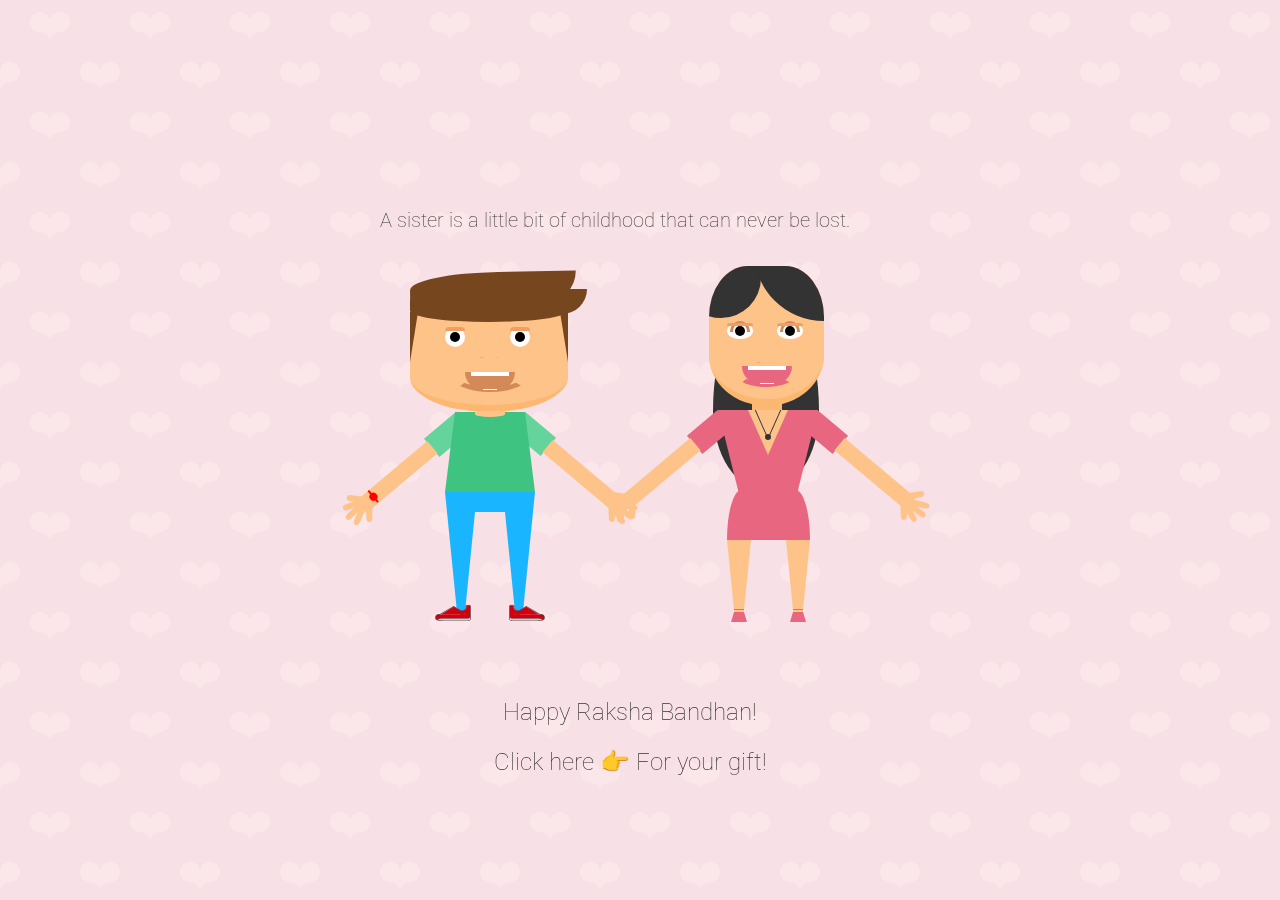
<file: index.html>
<html>
  <head>
    <link
      href="http://fonts.googleapis.com/css?family=Roboto:200"
      rel="stylesheet"
      type="text/css"
    />
    <link rel="stylesheet" type="text/css" href="css/reset.css" />
    <link rel="stylesheet" type="text/css" href="css/style.css" />
    <title>Happy Raksha Bandhan!</title>
    <meta
      name="viewport"
      content="width=device-width, user-scalable=yes, initial-scale=1, maximum-scale=1"
    />
  </head>
  <body>
    <div id="fb-root"></div>
    <script>
      (function (d, s, id) {
        var js,
          fjs = d.getElementsByTagName(s)[0];
        if (d.getElementById(id)) return;
        js = d.createElement(s);
        js.id = id;
        js.src =
          "//connect.facebook.net/en_US/sdk.js#xfbml=1&appId=582845488404281&version=v2.0";
        fjs.parentNode.insertBefore(js, fjs);
      })(document, "script", "facebook-jssdk");
    </script>

    <div class="bg"></div>
    <div class="rb-wrapper">
      <div class="top-message">
        A sister is a little bit of childhood that can never be lost.
      </div>
      <div class="bottom-message">
        Happy
        <a href="http://en.wikipedia.org/wiki/Raksha_Bandhan" target="_blank"
          >Raksha Bandhan</a
        >!
      </div>
      <div class="bottom-message1">
        Click here 👉
        <a href="./animations/animations.html" target="_blank">For your gift</a
        >!
      </div>
      <div class="boy">
        <div class="boy-face box-sized">
          <div class="boy-mouth-closed"></div>
          <div class="boy-mouth-open"></div>
          <div class="boy-eye1"></div>
          <div class="boy-eye1 boy-eye2"></div>
          <div class="boy-eye-closed"></div>
          <div class="boy-hair-center"></div>
          <div class="boy-hair-sides"></div>
        </div>
        <div class="boy-torso"></div>
        <div class="boy-hand-right boy-rightAnimate">
          <div class="boy-finger-thumb"></div>
          <div class="boy-finger-three"></div>
        </div>
        <div class="boy-hand-right boy-hand-left">
          <div class="rakhi"></div>
          <div class="boy-finger-thumb"></div>
          <div class="boy-finger-three"></div>
        </div>
        <div class="boy-pants"></div>
        <div class="boy-shoe-left">
          <div class="shoe">
            <div class="shoe-wrapper">
              <div class="shoe-inner"></div>
              <div class="shoe-top"></div>
              <div class="shoe-bottom">
                <div class="bottom-mask"></div>
                <div class="top-mask"></div>
              </div>
            </div>
          </div>
        </div>
        <div class="boy-shoe-right">
          <div class="shoe">
            <div class="shoe-wrapper">
              <div class="shoe-inner"></div>
              <div class="shoe-top"></div>
              <div class="shoe-bottom">
                <div class="bottom-mask"></div>
                <div class="top-mask"></div>
              </div>
            </div>
          </div>
        </div>
      </div>
      <div class="girl">
        <div class="girl-face box-sized">
          <div class="boy-mouth-closed"></div>
          <div class="boy-mouth-open"></div>
          <div class="girl-eye1"></div>
          <div class="girl-eye1 girl-eye2"></div>
          <div class="girl-eye-closed"></div>
          <!-- <div class="boy-hair-center"></div>
					<div class="boy-hair-sides"></div> -->
        </div>
        <div class="girl-hair"></div>
        <div class="girl-torso">
          <div class="girl-necklace"></div>
        </div>
        <div class="boy-hand-right">
          <div class="boy-finger-thumb"></div>
          <div class="boy-finger-three"></div>
        </div>
        <div class="boy-hand-right boy-hand-left girl-leftAnimate">
          <div class="boy-finger-thumb"></div>
          <div class="boy-finger-three"></div>
        </div>
        <div class="girl-skirt"></div>
        <div class="girl-leg"></div>
        <div class="girl-shoe1"></div>
        <div class="girl-shoe1 girl-shoe2"></div>
      </div>
    </div>
    <script>
      (function (i, s, o, g, r, a, m) {
        i["GoogleAnalyticsObject"] = r;
        (i[r] =
          i[r] ||
          function () {
            (i[r].q = i[r].q || []).push(arguments);
          }),
          (i[r].l = 1 * new Date());
        (a = s.createElement(o)), (m = s.getElementsByTagName(o)[0]);
        a.async = 1;
        a.src = g;
        m.parentNode.insertBefore(a, m);
      })(
        window,
        document,
        "script",
        "//www.google-analytics.com/analytics.js",
        "ga"
      );

      ga("create", "UA-41597298-1", "auto");
      ga("send", "pageview");
    </script>
  </body>
</html>
</file>
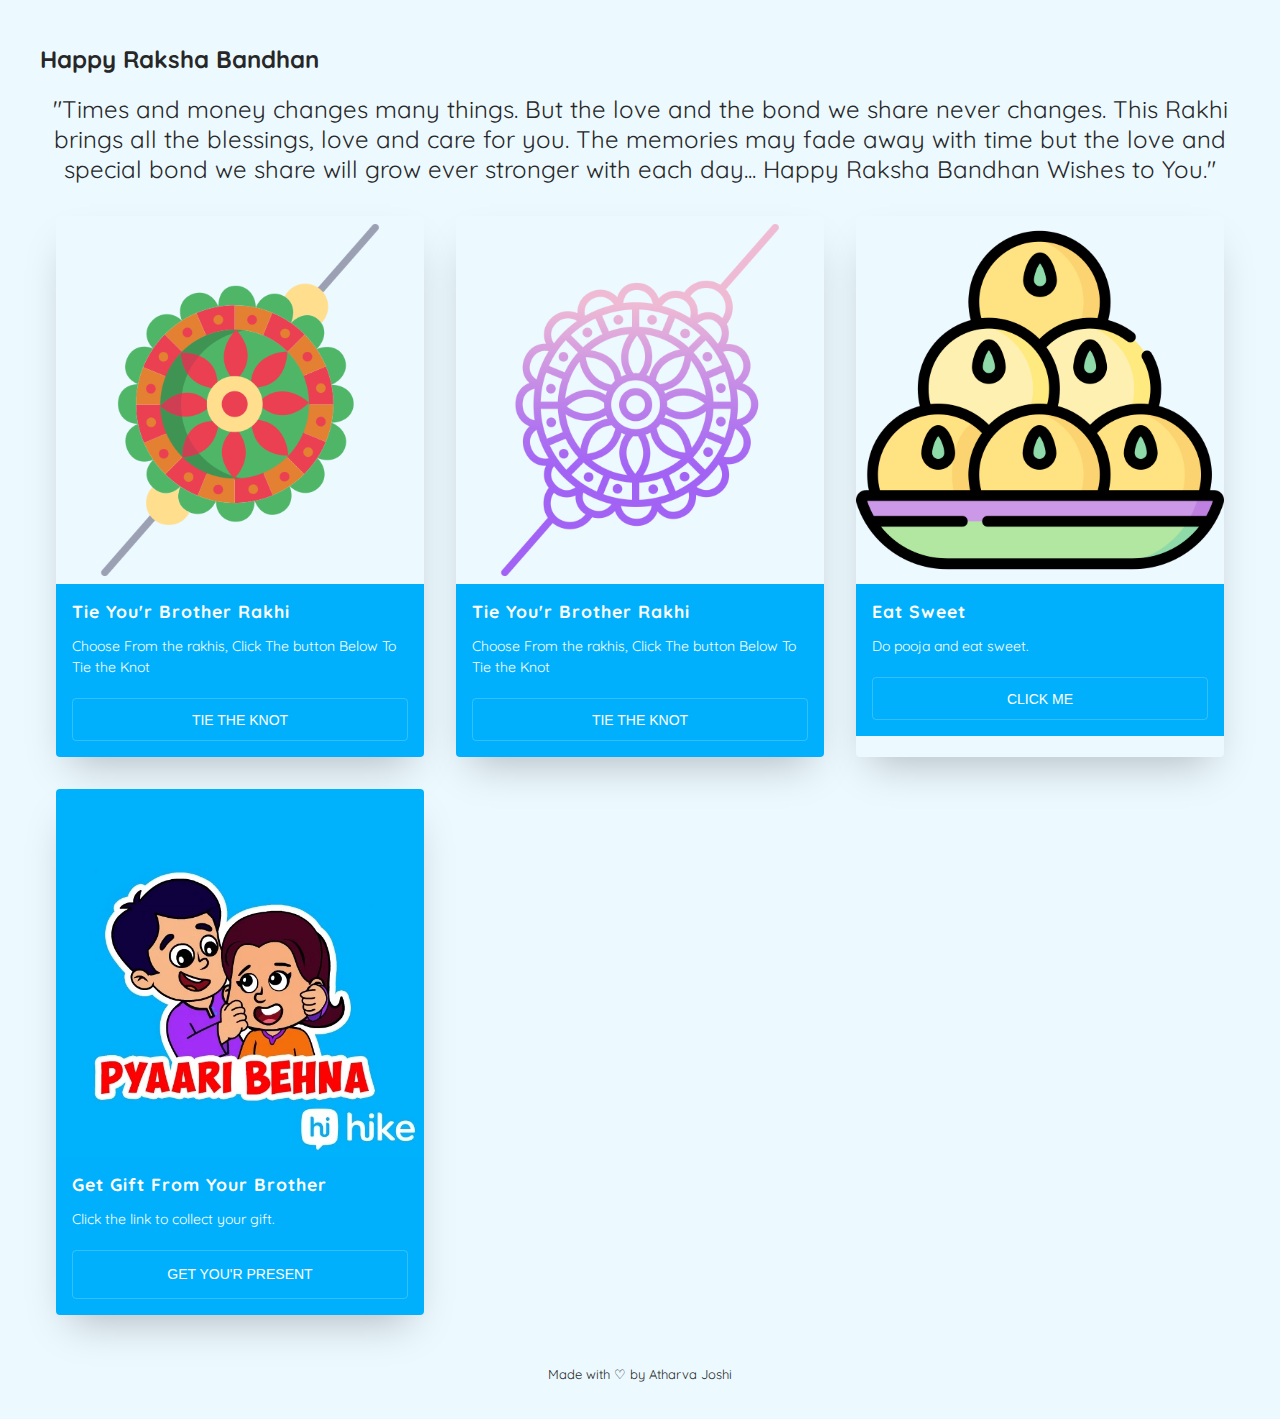
<file: rituals/rituals.html>
<!DOCTYPE html>
<html lang="en">
  <head>
    <meta charset="UTF-8" />
    <title>Tie your Rakhi</title>

    <style>
      /* Font */
      @import url("https://fonts.googleapis.com/css?family=Quicksand:400,700");

      /* Design */
      *,
      *::before,
      *::after {
        box-sizing: border-box;
      }

      html {
        background-color: #ecf9ff;
      }

      body {
        color: #272727;
        font-family: "Quicksand", serif;
        font-style: normal;
        font-weight: 400;
        letter-spacing: 0;
        padding: 1rem;
      }

      .main {
        max-width: 1200px;
        margin: 0 auto;
      }

      h1 {
        font-size: 24px;
        font-weight: 400;
        text-align: center;
      }

      img {
        height: auto;
        max-width: 100%;
        vertical-align: middle;
      }

      .btn {
        color: #ffffff;
        padding: 0.8rem;
        font-size: 14px;
        text-transform: uppercase;
        border-radius: 4px;
        font-weight: 400;
        display: block;
        width: 100%;
        cursor: pointer;
        border: 1px solid rgba(255, 255, 255, 0.2);
        background: transparent;
      }

      .btn:hover {
        background-color: rgba(255, 255, 255, 0.12);
      }

      .cards {
        display: flex;
        flex-wrap: wrap;
        list-style: none;
        margin: 0;
        padding: 0;
      }

      .cards_item {
        display: flex;
        padding: 1rem;
      }

      @media (min-width: 40rem) {
        .cards_item {
          width: 50%;
        }
      }

      @media (min-width: 56rem) {
        .cards_item {
          width: 33.3333%;
        }
      }

      .card {
        background-color: transparent;
        border-radius: 0.25rem;
        box-shadow: 0 20px 40px -14px rgba(0, 0, 0, 0.25);
        display: flex;
        flex-direction: column;
        overflow: hidden;
      }

      .card_content {
        padding: 1rem;
        background-color: #01b0fc;
      }

      .card_title {
        color: #ffffff;
        font-size: 1.1rem;
        font-weight: 700;
        letter-spacing: 1px;
        text-transform: capitalize;
        margin: 0px;
      }

      .card_text {
        color: #ffffff;
        font-size: 0.875rem;
        line-height: 1.5;
        margin-bottom: 1.25rem;
        font-weight: 400;
      }
      .made_by {
        font-weight: 400;
        font-size: 13px;
        margin-top: 35px;
        text-align: center;
      }

      a {
        color: #ffffff;
        font-size: 0.875rem;
        line-height: 1.5;
        margin-bottom: 1.25rem;
        font-weight: 400;
        text-decoration: none;
      }
    </style>

    <script>
      window.console = window.console || function (t) {};
    </script>

    <script>
      if (document.location.search.match(/type=embed/gi)) {
        window.parent.postMessage("resize", "*");
      }
    </script>
    <script>
      function eatladoo() {
        var img = document.getElementById("ladoo");
        img.src = "./happy-raksha-bandhan-rakhi-rakhdi (1).gif";
        return false;
      }
    </script>
    <script>
      function tieRakhi() {
        var img = document.getElementById("Rakhi");
        img.src = "./tie.gif";
        return false;
      }
    </script>
    <script>
      function tieRakhi2() {
        var img = document.getElementById("Rakhi2");
        img.src = "./giphy.gif";
        return false;
      }
    </script>
  </head>

  <body translate="no">
    <div class="main">
      <h2>Happy Raksha Bandhan</h2>
      <h1>
        "Times and money changes many things. But the love and the bond we share
        never changes. This Rakhi brings all the blessings, love and care for
        you. The memories may fade away with time but the love and special bond
        we share will grow ever stronger with each day... Happy Raksha Bandhan
        Wishes to You."
      </h1>
      <ul class="cards">
        <li class="cards_item">
          <div class="card">
            <div class="card_image">
              <img src="./rakhi (1).png" id="Rakhi" />
            </div>
            <div class="card_content">
              <h2 class="card_title">Tie You'r brother Rakhi</h2>
              <p class="card_text">
                Choose From the rakhis, Click The button Below To Tie the Knot
              </p>
              <button id="clickme" onclick="tieRakhi()" class="btn card_btn">
                Tie the knot
              </button>
            </div>
          </div>
        </li>

        <li class="cards_item">
          <div class="card">
            <div class="card_image">
              <img src="./rakhi.png" id="Rakhi2" />
            </div>
            <div class="card_content">
              <h2 class="card_title">Tie you'r brother Rakhi</h2>
              <p class="card_text">
                Choose From the rakhis, Click The button Below To Tie the Knot
              </p>
              <button id="clickme" onclick="tieRakhi2()" class="btn card_btn">
                Tie the knot
              </button>
            </div>
          </div>
        </li>

        <li class="cards_item">
          <div class="card">
            <div class="card_image">
              <img src="./ladoo.png" id="ladoo" />
            </div>
            <div class="card_content">
              <h2 class="card_title">Eat Sweet</h2>
              <p class="card_text">Do pooja and eat sweet.</p>
              <button id="clickme" onclick="eatladoo()" class="btn card_btn">
                Click me
              </button>
            </div>
          </div>
        </li>

        <li class="cards_item">
          <div class="card">
            <div class="card_image">
              <img src="./pyari.gif" />
            </div>
            <div class="card_content">
              <h2 class="card_title">Get Gift from your brother</h2>
              <p class="card_text">Click the link to collect your gift.</p>
              <button class="btn card_btn">
                <a href="./rakhi's-card.jpg" download="Your Card">
                  Get You'r Present
                  </a>
                </a>
              </button>
            </div>
          </div>
        </li>
      </ul>
    </div>

    <h3 class="made_by">Made with ♡ by Atharva Joshi</h3>
  </body>
</html>
</file>
<file: css/style.css>
.box-sized {
  box-sizing: border-box;
  -webkit-box-sizing: border-box;
  -moz-box-sizing: border-box;
}
a,
a:visited,
a:focus,
a:link {
  color: inherit;
  text-decoration: none;
}
.banner {
  position: fixed;
  width: 100%;
  background: #000;
  top: 0;
  color: #fff;
  font-family: sans-serif;
  text-align: center;
  padding: 10px;
  font-weight: lighter;
  font-size: 13px;
  z-index: 20;
}
.banner a {
  color: #a3e599;
  text-decoration: underline;
}
.social-banner .text {
  font-size: 14px;
  color: #fff;
}
.social-banner {
  position: fixed;
  width: 100%;
  background: #000;
  bottom: 0;
  color: #fff;
  font-family: sans-serif;
  text-align: center;
  padding: 10px;
  font-weight: lighter;
  font-size: 13px;
  z-index: 100;
}
.social-banner span.text {
  margin-right: 20px;
  position: relative;
  top: -4px;
}
.bg {
  background: radial-gradient(
      circle closest-side at 60% 43%,
      #b03 26%,
      rgba(187, 0, 51, 0) 27%
    ),
    radial-gradient(
      circle closest-side at 40% 43%,
      #b03 26%,
      rgba(187, 0, 51, 0) 27%
    ),
    radial-gradient(
      circle closest-side at 40% 22%,
      #d35 45%,
      rgba(221, 51, 85, 0) 46%
    ),
    radial-gradient(
      circle closest-side at 60% 22%,
      #d35 45%,
      rgba(221, 51, 85, 0) 46%
    ),
    radial-gradient(
      circle closest-side at 50% 35%,
      #d35 30%,
      rgba(221, 51, 85, 0) 31%
    ),
    radial-gradient(
        circle closest-side at 60% 43%,
        #b03 26%,
        rgba(187, 0, 51, 0) 27%
      )
      50px 50px,
    radial-gradient(
        circle closest-side at 40% 43%,
        #b03 26%,
        rgba(187, 0, 51, 0) 27%
      )
      50px 50px,
    radial-gradient(
        circle closest-side at 40% 22%,
        #d35 45%,
        rgba(221, 51, 85, 0) 46%
      )
      50px 50px,
    radial-gradient(
        circle closest-side at 60% 22%,
        #d35 45%,
        rgba(221, 51, 85, 0) 46%
      )
      50px 50px,
    radial-gradient(
        circle closest-side at 50% 35%,
        #d35 30%,
        rgba(221, 51, 85, 0) 31%
      )
      50px 50px;
  background-color: #b03;
  background-size: 100px 100px;
  background: radial-gradient(
      circle closest-side at 60% 43%,
      #b03 26%,
      rgba(187, 0, 51, 0) 27%
    ),
    radial-gradient(
      circle closest-side at 40% 43%,
      #b03 26%,
      rgba(187, 0, 51, 0) 27%
    ),
    radial-gradient(
      circle closest-side at 40% 22%,
      #d35 45%,
      rgba(221, 51, 85, 0) 46%
    ),
    radial-gradient(
      circle closest-side at 60% 22%,
      #d35 45%,
      rgba(221, 51, 85, 0) 46%
    ),
    radial-gradient(
      circle closest-side at 50% 35%,
      #d35 30%,
      rgba(221, 51, 85, 0) 31%
    ),
    radial-gradient(
        circle closest-side at 60% 43%,
        #b03 26%,
        rgba(187, 0, 51, 0) 27%
      )
      50px 50px,
    radial-gradient(
        circle closest-side at 40% 43%,
        #b03 26%,
        rgba(187, 0, 51, 0) 27%
      )
      50px 50px,
    radial-gradient(
        circle closest-side at 40% 22%,
        #d35 45%,
        rgba(221, 51, 85, 0) 46%
      )
      50px 50px,
    radial-gradient(
        circle closest-side at 60% 22%,
        #d35 45%,
        rgba(221, 51, 85, 0) 46%
      )
      50px 50px,
    radial-gradient(
        circle closest-side at 50% 35%,
        #d35 30%,
        rgba(221, 51, 85, 0) 31%
      )
      50px 50px;
  background-color: #b03;
  background-size: 100px 100px;
  width: 100%;
  height: 100%;
  position: fixed;
  z-index: -2;
  opacity: 0.12;
}
.top-message {
  position: absolute;
  width: 600px;
  top: 50%;
  margin-top: -240px;
  font-family: "Roboto", sans-serif;
  font-weight: 100;
  left: 50%;
  margin-left: -325px;
  text-align: center;
  font-size: 20px;
  color: #333;
}
.bottom-message {
  position: absolute;
  width: 800px;
  top: 50%;
  margin-top: 250px;
  font-family: "Roboto", sans-serif;
  font-weight: 100;
  left: 50%;
  margin-left: -410px;
  text-align: center;
  font-size: 24px;
  color: #333;
  line-height: 24px;
}

.bottom-message1 {
  position: absolute;
  width: 800px;
  top: 50%;
  margin-top: 300px;
  font-family: "Roboto", sans-serif;
  font-weight: 100;
  left: 50%;
  margin-left: -410px;
  text-align: center;
  font-size: 24px;
  color: #333;
  line-height: 24px;
}

.rb-wrapper {
  width: 590px;
  height: 360px;
  position: absolute;
  top: 50%;
  left: 50%;
  margin: -180px 0 0 -295px;
}
.boy {
  margin: 42px 0 0 50px;
  float: left;
}
.boy-torso {
  border-bottom: 80px solid #3fc380;
  border-left: 10px solid transparent;
  border-right: 10px solid transparent;
  height: 0;
  width: 70px;
  margin-left: 50px;
}
.boy-pants {
  border-bottom: 20px solid #19b5fe;
  border-left: 2px solid transparent;
  border-right: 2px solid transparent;
  height: 0;
  width: 86px;
  transform: scale(1, -1);
  -webkit-transform: scale(1, -1);
  -moz-transform: scale(1, -1);
  margin-left: 50px;
}
.boy-pants:before {
  width: 8px;
  height: 0;
  border-style: solid;
  border-width: 100px 10px 0 10px;
  border-color: #19b5fe transparent transparent transparent;
  transform: rotate(180deg);
  -webkit-transform: rotate(180deg);
  -moz-transform: rotate(180deg);
  content: "";
  position: absolute;
  margin: -100px 0 0 0;
}
.boy-pants:after {
  width: 8px;
  height: 0;
  border-style: solid;
  border-width: 100px 10px 0 10px;
  border-color: #19b5fe transparent transparent transparent;
  transform: rotate(180deg);
  -webkit-transform: rotate(180deg);
  -moz-transform: rotate(180deg);
  content: "";
  position: absolute;
  margin: -100px 0 0 58px;
}
.boy-shoes {
}
.boy-shoe-left {
  position: absolute;
  margin-top: 98px;
  margin-left: 44px;
}
.boy-shoe-right {
  transform: scale(-1, 1);
  -webkit-transform: scale(-1, 1);
  -moz-transform: scale(-1, 1);
  position: absolute;
  margin-top: 98px;
  margin-left: 146px;
}
.shoe-wrapper {
  transform: scale(0.4);
  -webkit-transform: scale(0.4);
  -moz-transform: scale(0.4);
}
.shoe-inner {
  width: 40px;
  height: 2px;
  background: #555;
  position: absolute;
  transform: rotate(-30deg);
  -webkit-transform: rotate(-30deg);
  -moz-transform: rotate(-30deg);
}
.shoe-inner:before {
  content: "";
  position: absolute;
  width: 11px;
  height: 14px;
  margin: -4px 0 0 -15px;
  transform: rotate(30deg);
  -webkit-transform: rotate(30deg);
  -moz-transform: rotate(30deg);
  background: #cf000f;
  border: 2px solid #555;
  border-radius: 50px 0 0 50px;
  border-right: 0;
  border-top-left-radius: 342px 280px;
  border-top-right-radius: 14px;
  border-bottom-left-radius: 190px 210px;
  border-bottom-width: 0;
}
.shoe-inner:after {
  content: "";
  width: 20px;
  position: absolute;
  height: 2px;
  background: #555;
  transform: rotate(60deg);
  -webkit-transform: rotate(60deg);
  -moz-transform: rotate(60deg);
  margin: 8px 0 0 34px;
}
.shoe-top {
  width: 14px;
  height: 14px;
  border: 2px solid #555;
  position: absolute;
  border-radius: 50px 0 0 10px;
  border-right: 0;
  transform: scaleX(-1) rotate(-96deg);
  -webkit-transform: scaleX(-1) rotate(-96deg);
  -moz-transform: scaleX(-1) rotate(-96deg);
  margin: -13px 0 0 52px;
  border-top-left-radius: 50px 70px;
  border-bottom: 0;
}
.shoe-top:before {
  content: "";
  position: absolute;
  width: 10px;
  height: 2px;
  background: #555;
  transform: rotate(-84deg);
  -webkit-transform: rotate(-84deg);
  -moz-transform: rotate(-84deg);
  margin: -7px 0 0 9px;
}
.shoe-top:after {
  content: "";
  position: absolute;
  width: 2px;
  height: 35px;
  background: #555;
  transform: rotate(96deg);
  -webkit-transform: rotate(96deg);
  -moz-transform: rotate(96deg);
  margin: -31px 0 0 -4px;
}
.shoe-bottom {
  position: absolute;
  width: 85px;
  height: 8px;
  background: #cf000f;
  margin: 12px 0 0 -9px;
  border: 2px solid #555;
  border-top: 0;
  border-left: 0;
  border-right: 0;
  border-bottom-left-radius: 20px 6px;
  border-bottom-right-radius: 10px;
  z-index: 0;
  border-top-right-radius: 9px;
  border-top-left-radius: 13px;
  margin: 12px 0 0 -7px;
}
.shoe-bottom:before {
  position: absolute;
  content: "";
  width: 88px;
  height: 8px;
  background: transparent;
  margin: 6px 0 0 -1px;
  border: 2px solid #555;
  border-top: 0;
  border-left: 0;
  border-right: 0;
  border-bottom-left-radius: 20px 6px;
  border-bottom-right-radius: 10px;
}
.bottom-mask {
  background-color: #ccc;
  background-image: radial-gradient(white 15%, transparent 16%),
    radial-gradient(white 15%, transparent 16%);
  background-size: 5px 7px;
  background-position: 0 0, 2px 2px;
  background-color: #ccc;
  background-image: radial-gradient(white 15%, transparent 16%),
    radial-gradient(white 15%, transparent 16%);
  background-size: 5px 7px;
  background-position: 0 0, 2px 2px;
  width: 80px;
  position: absolute;
  z-index: 1;
  height: 3px;
  margin: 10px 0 0 5px;
  border-bottom-right-radius: 7px;
  border-bottom-left-radius: 5px;
}
.bottom-mask:before {
  content: "";
  position: absolute;
  width: 0;
  height: 0;
  border-style: solid;
  border-width: 0 33px 20px 33px;
  border-color: transparent transparent #cf000f transparent;
  margin: -30px 0 0 6px;
}
.bottom-mask:after {
  width: 10px;
  height: 30px;
  background: #cf000f;
  position: absolute;
  content: "";
  margin: -33px 0 0 70px;
  border-radius: 3px 3px 10px 13px;
}
.top-mask {
  width: 10px;
  height: 10px;
  background: #cf000f;
  position: absolute;
  margin: -10px 0 0 60px;
}
.top-mask:after {
  width: 10px;
  height: 10px;
  background: #cf000f;
  position: absolute;
  margin: -1px 0 0 10px;
  content: "";
  transform: rotate(-10deg);
  -webkit-transform: rotate(-10deg);
  -moz-transform: rotate(-10deg);
}
.top-mask:before {
  width: 5px;
  height: 15px;
  position: absolute;
  content: "";
  background: #cf000f;
  margin: -7px 0 0 10px;
  transform: rotate(50deg);
  -webkit-transform: rotate(50deg);
  -moz-transform: rotate(50deg);
}
.boy-face {
  width: 158px;
  height: 100px;
  border-bottom-left-radius: 90px 40px;
  border-bottom-right-radius: 90px 40px;
  border-bottom: 7px solid #fcb871;
  background: #fec389;
  position: relative;
  margin-left: 15px;
}
.boy-face:after {
  position: absolute;
  content: "";
  bottom: -12px;
  height: 6px;
  width: 30px;
  border-radius: 0 0 100% 100%;
  background: #fec389;
  margin: 12px 0 0 65px;
  z-index: 0;
}
.boy-hand-right {
  background: #65d49c;
  width: 24px;
  height: 40px;
  position: absolute;
  margin: -78px 0 0 126px;
  transform: rotate(-50deg);
  -webkit-transform: rotate(-50deg);
  -moz-transform: rotate(-50deg);
  z-index: -1;
}
.boy-hand-right:after {
  background: #fec389;
  width: 16px;
  height: 90px;
  content: "";
  position: absolute;
  margin: 39px 0 0 4px;
}
.boy-hand-left {
  transform: rotate(50deg);
  -webkit-transform: rotate(50deg);
  -moz-transform: rotate(50deg);
  margin: -77px 0 0 40px;
}
.rakhi {
  width: 8px;
  height: 8px;
  border-radius: 50%;
  position: absolute;
  background: red;
  margin: 112px 0 0 8px;
  z-index: 10;
}
.rakhi:before {
  content: "";
  position: absolute;
  width: 15px;
  height: 2px;
  margin: 3px -4px;
  z-index: 10;
  background: red;
}
.boy-finger-thumb {
  width: 6px;
  height: 20px;
  background: #fec389;
  position: absolute;
  margin: 119px 0 0 18px;
  border-bottom-left-radius: 50% 20%;
  border-bottom-right-radius: 50% 20%;
  transform: rotate(-50deg);
  -webkit-transform: rotate(-50deg);
  -moz-transform: rotate(-50deg);
}
.boy-finger-thumb:before {
  content: "";
  position: absolute;
  width: 8px;
  height: 8px;
  border-radius: 50%;
  border-left: 3px solid #fec389;
  z-index: 20;
  margin: 6px -9px;
  transform: rotate(140deg);
  -webkit-transform: rotate(140deg);
  -moz-transform: rotate(140deg);
}
.boy-finger-thumb:after {
  content: "";
  position: absolute;
  width: 6px;
  height: 24px;
  background: #fec389;
  border-bottom-left-radius: 50% 20%;
  border-bottom-right-radius: 50% 20%;
  margin: 0px 0 0 -9px;
  transform: rotate(24deg);
  -webkit-transform: rotate(24deg);
  -moz-transform: rotate(24deg);
}
.boy-finger-three {
  width: 6px;
  height: 22px;
  background: #fec389;
  position: absolute;
  margin: 129px 0 0 8px;
  border-bottom-left-radius: 50% 20%;
  border-bottom-right-radius: 50% 20%;
  transform: rotate(-4deg);
  -webkit-transform: rotate(-4deg);
  -moz-transform: rotate(-4deg);
}
.boy-finger-three:before {
  width: 6px;
  height: 20px;
  content: "";
  background: #fec389;
  position: absolute;
  margin: -2px 0 0 -6px;
  border-bottom-left-radius: 50% 20%;
  border-bottom-right-radius: 50% 20%;
  transform: rotate(22deg);
  -webkit-transform: rotate(22deg);
  -moz-transform: rotate(22deg);
}
.boy-finger-three:after {
  width: 6px;
  height: 16px;
  content: "";
  background: #fec389;
  position: absolute;
  margin: -6px 0 0 -9px;
  border-bottom-left-radius: 50% 20%;
  border-bottom-right-radius: 50% 20%;
  transform: rotate(52deg);
  -webkit-transform: rotate(52deg);
  -moz-transform: rotate(52deg);
}
.boy-mouth-closed {
  width: 70px;
  height: 30px;
  border-radius: 50%;
  background: transparent;
  position: absolute;
  border: 5px solid #d38958;
  border-top: 0;
  margin: 45px 0 0 40px;
  animation: eyeOpen 2s linear infinite;
  -webkit-animation: eyeOpen 2s linear infinite;
  -moz-animation: eyeOpen 2s linear infinite;
}
.boy-mouth-closed:before {
  background: none repeat scroll 0 0 rgb(254, 195, 137);
  content: "";
  height: 40px;
  margin: -7px 0 0 -1px;
  position: absolute;
  transform: rotate(50deg);
  -webkit-transform: rotate(50deg);
  -moz-transform: rotate(50deg);
  width: 20px;
}
.boy-mouth-closed:after {
  background: none repeat scroll 0 0 rgb(254, 195, 137);
  content: "";
  height: 40px;
  margin: -7px 0 0 49px;
  position: absolute;
  transform: rotate(120deg);
  -webkit-transform: rotate(120deg);
  -moz-transform: rotate(120deg);
  width: 20px;
}
.boy-mouth-open {
  width: 50px;
  height: 18px;
  border-radius: 0 0 50px 50px;
  position: absolute;
  background: #d38958;
  border-top: 0;
  margin: 60px 0 0 55px;
  overflow: hidden;
  animation: eyeClosed 2s linear infinite;
  -webkit-animation: eyeClosed 2s linear infinite;
  -moz-animation: eyeClosed 2s linear infinite;
}
.boy-mouth-open:before {
  width: 38px;
  height: 4px;
  background: #fff;
  position: absolute;
  content: "";
  margin: 0 0 0 6px;
}
.boy-mouth-open:after {
  width: 14px;
  height: 2px;
  background: #fff;
  position: absolute;
  content: "";
  margin: 17px 0 0 18px;
}
.girl .boy-mouth-open {
  background: #e86680;
  margin: 100px 0 0 33px;
}
.boy-eye1 {
  width: 20px;
  height: 20px;
  background: #fff;
  border-radius: 50%;
  position: absolute;
  margin: 15px 35px;
  animation: eyeOpen 2s linear infinite;
  -webkit-animation: eyeOpen 2s linear infinite;
  -moz-animation: eyeOpen 2s linear infinite;
}
.boy-eye1:after {
  background: #ef9f64;
  width: 20px;
  height: 4px;
  border-radius: 20px 20px 0 0;
  position: absolute;
  content: "";
  z-index: 2;
}
.boy-eye1:before {
  width: 10px;
  height: 10px;
  border-radius: 50%;
  background: #000;
  position: absolute;
  content: "";
  margin: 5px;
}
.boy-eye2 {
  margin-left: 100px;
}
.boy-eye-closed {
  border: 3px solid #d38958;
  width: 14px;
  height: 8px;
  border-radius: 20px 20px 0 0;
  position: absolute;
  margin: 14px 35px;
  border-bottom: 0;
  opacity: 0;
  animation: eyeClosed 2s linear infinite;
  -webkit-animation: eyeClosed 2s linear infinite;
  -moz-animation: eyeClosed 2s linear infinite;
}
.boy-eye-closed:after {
  border: 3px solid #d38958;
  width: 14px;
  height: 8px;
  border-radius: 20px 20px 0 0;
  position: absolute;
  margin: -3px 62px;
  border-bottom: 0;
  content: "";
}
.boy-hair-sides {
  width: 0;
  height: 0;
  border-style: solid;
  border-width: 50px 8px 0 0px;
  border-color: #76461e transparent transparent transparent;
}
.boy-hair-sides:after {
  content: "";
  position: absolute;
  width: 0;
  height: 0;
  border-style: solid;
  border-width: 50px 8px 0 0px;
  border-color: #76461e transparent transparent transparent;
  transform: scale(-1, 1);
  -webkit-transform: scale(-1, 1);
  -moz-transform: scale(-1, 1);
  margin: -50px 0 0 150px;
}
.boy-hair-center {
  width: 158px;
  height: 23px;
  position: absolute;
  background: #76461e;
  border-radius: 100%;
  border-top-right-radius: 0;
  border-top-left-radius: 0;
  margin: -13px 0 0 0;
}
.boy-hair-center:after {
  width: 60px;
  height: 25px;
  background: #76461e;
  border-radius: 0 0 30px 30px;
  position: absolute;
  content: "";
  margin: -10px 0 0 117px;
}
.boy-hair-center:before {
  width: 166px;
  height: 32px;
  border-radius: 100% 0;
  background: #76461e;
  position: absolute;
  content: "";
  margin: -27px 0;
  transform: rotate(-1deg);
  -webkit-transform: rotate(-1deg);
  -moz-transform: rotate(-1deg);
  border-top-right-radius: 0;
  border-bottom-right-radius: 60px;
}
.girl {
  float: left;
  margin: 40px 0 0 100px;
}
.girl-face {
  width: 115px;
  height: 140px;
  border-bottom-left-radius: 90px 80px;
  border-bottom-right-radius: 90px 80px;
  border-bottom: 7px solid #fcb871;
  background: #fec389;
  position: relative;
  border-top-left-radius: 60px 80px;
  margin: -44px 0 -55px 41px;
  border-top-right-radius: 60px 80px;
  overflow: hidden;
}
.girl-hair {
  display: block;
  width: 106px;
  height: 200px;
  background-color: #333;
  -webkit-border-radius: 63px 63px 63px 63px / 108px 108px 72px 72px;
  border-radius: 50% 50% 50% 50% / 60% 60% 40% 40%;
  position: absolute;
  z-index: -1;
  margin: -60px 0 0 45px;
}
.girl-face:before {
  content: "";
  position: absolute;
  width: 80px;
  height: 80px;
  background: #333;
  border-radius: 50%;
  margin: -28px;
}
.girl-face:after {
  content: "";
  position: absolute;
  width: 140px;
  height: 140px;
  background: #333;
  border-radius: 50%;
  margin: -85px 0 0 45px;
}
.girl .boy-mouth-closed:before {
  background: none repeat scroll 0 0 rgb(254, 195, 137);
  content: "";
  height: 40px;
  margin: -10px 0 0 -12px;
  position: absolute;
  transform: rotate(50deg);
  -webkit-transform: rotate(50deg);
  -moz-transform: rotate(50deg);
  width: 20px;
}
.girl .boy-mouth-closed:after {
  background: none repeat scroll 0 0 rgb(254, 195, 137);
  content: "";
  height: 40px;
  margin: -11px 0 0 39px;
  position: absolute;
  transform: rotate(120deg);
  -webkit-transform: rotate(120deg);
  -moz-transform: rotate(120deg);
  width: 20px;
}
.girl .boy-mouth-closed {
  animation: 2s linear 0s normal none infinite eyeOpen;
  -webkit-animation: 2s linear 0s normal none infinite eyeOpen;
  -moz-animation: 2s linear 0s normal none infinite eyeOpen;
  border-color: rgb(232, 102, 128);
  height: 20px;
  margin: 96px 27px;
  width: 50px;
}
.girl-eye1 {
  width: 26px;
  height: 16px;
  background: #fff;
  border-radius: 50%;
  position: absolute;
  margin: 57px 18px;
  animation: eyeOpen 2s linear infinite;
  -webkit-animation: eyeOpen 2s linear infinite;
  -moz-animation: eyeOpen 2s linear infinite;
}
.girl-eye1:after {
  background: #ef9f64;
  width: 26px;
  height: 3px;
  border-radius: 20px 20px 0 0;
  position: absolute;
  content: "";
  z-index: 2;
}
.girl-eye1:before {
  width: 10px;
  height: 10px;
  border-radius: 50%;
  background: #000;
  position: absolute;
  content: "";
  margin: 3px 8px;
}
.girl-eye2 {
  margin-left: 68px;
}
.girl-eye-closed {
  border: 3px solid #d38958;
  width: 14px;
  height: 8px;
  border-radius: 20px 20px 0 0;
  position: absolute;
  margin: 55px 21px;
  border-bottom: 0;
  opacity: 1;
  animation: eyeClosed 2s linear infinite;
  -webkit-animation: eyeClosed 2s linear infinite;
  -moz-animation: eyeClosed 2s linear infinite;
}
.girl-eye-closed:after {
  border: 3px solid #d38958;
  width: 14px;
  height: 8px;
  border-radius: 20px 20px 0 0;
  position: absolute;
  margin: -3px 47px;
  border-bottom: 0;
  content: "";
}
.girl-torso {
  border-bottom: 80px solid #e86680;
  border-left: 20px solid transparent;
  border-right: 20px solid transparent;
  height: 0;
  width: 60px;
  margin-left: 50px;
  margin-top: 59px;
  transform: scale(1, -1);
  -webkit-transform: scale(1, -1);
  -moz-transform: scale(1, -1);
}
.girl-torso:before {
  position: absolute;
  content: "";
  width: 0;
  height: 0;
  border-style: solid;
  border-width: 45px 20px 0 20px;
  border-color: #fec389 transparent transparent transparent;
  transform: scale(1, -1);
  -webkit-transform: scale(1, -1);
  -moz-transform: scale(1, -1);
  margin-left: 10px;
  top: 35;
}
.girl-torso:after {
  width: 30px;
  height: 6px;
  background: #fcb871;
  content: "";
  position: absolute;
  margin: 80px 0 0 14px;
}
.girl-necklace {
  width: 6px;
  height: 6px;
  background: #333;
  border-radius: 50%;
  position: absolute;
  margin: 50px 0 0 27px;
}
.girl-necklace:before {
  width: 1px;
  height: 32px;
  background: #333;
  position: absolute;
  content: "";
  transform: rotate(24deg);
  -webkit-transform: rotate(24deg);
  -moz-transform: rotate(24deg);
  margin: 0 0 0 -4px;
}
.girl-necklace:after {
  width: 1px;
  height: 32px;
  background: #333;
  position: absolute;
  content: "";
  transform: rotate(-24deg);
  -webkit-transform: rotate(-24deg);
  -moz-transform: rotate(-24deg);
  margin: 0 0 0 9px;
}
.girl-skirt {
  width: 60px;
  height: 50px;
  background: #e86680;
  margin-left: 70px;
}
.girl-skirt:after {
  width: 24px;
  height: 50px;
  background: #e86680;
  position: absolute;
  content: "";
  border-top-right-radius: 18px 63px;
  margin: 0 0 0 48px;
}
.girl-skirt:before {
  width: 24px;
  height: 50px;
  background: #e86680;
  position: absolute;
  content: "";
  border-top-right-radius: 18px 63px;
  margin: 0 0 0 -11px;
  transform: scale(-1, 1);
  -webkit-transform: scale(-1, 1);
  -moz-transform: scale(-1, 1);
}
.girl-leg {
  border-bottom: 80px solid #fec389;
  border-left: 8px solid transparent;
  border-right: 8px solid transparent;
  height: 0;
  width: 8px;
  position: absolute;
  transform: scale(1, -1);
  -webkit-transform: scale(1, -1);
  -moz-transform: scale(1, -1);
  margin: 0 0 0 59px;
}
.girl-leg:after {
  border-bottom: 80px solid #fec389;
  border-left: 8px solid transparent;
  border-right: 8px solid transparent;
  height: 0;
  width: 8px;
  position: absolute;
  content: "";
  margin: 0 0 0 51px;
}
.girl .boy-hand-right.boy-hand-left {
  margin-left: 30px;
  margin-top: -78px;
}
.girl .boy-hand-right {
  background: #e86680;
  margin-left: 145px;
}
.girl-shoe1 {
  border-bottom: 10px solid #e86680;
  border-left: 3px solid transparent;
  border-right: 3px solid transparent;
  height: 0;
  margin: 72px 0 0 63px;
  width: 10px;
  position: absolute;
}
.girl-shoe1:before {
  width: 10px;
  height: 1px;
  position: absolute;
  content: "";
  background: #e86680;
  margin-top: -3px;
}
.girl-shoe1.girl-shoe2 {
  margin-left: 122px;
}
.boy-rightAnimate {
  animation: boyHand-animate 2s linear infinite;
  -webkit-animation: boyHand-animate 2s linear infinite;
  -moz-animation: boyHand-animate 2s linear infinite;
}
.girl-leftAnimate {
  animation: girlHand-animate 2s linear infinite;
  -webkit-animation: girlHand-animate 2s linear infinite;
  -moz-animation: girlHand-animate 2s linear infinite;
}
@keyframes boyHand-animate {
  0% {
    margin: -78px 0 0 126px;
    transform: rotate(-50deg);
  }
  50% {
    margin: -78px 0 0 126px;
    transform: rotate(-50deg);
  }
  51% {
    margin: -90px 0 0 126px;
    transform: rotate(-124deg);
  }
  100% {
    margin: -90px 0 0 126px;
    transform: rotate(-124deg);
  }
}
@keyframes girlHand-animate {
  0% {
    margin-left: 30px;
    margin-top: -78px;
    transform: rotate(50deg);
  }
  50% {
    margin-left: 30px;
    margin-top: -78px;
    transform: rotate(50deg);
  }
  51% {
    margin-left: 45px;
    margin-top: -90px;
    transform: rotate(124deg);
  }
  100% {
    margin-left: 45px;
    margin-top: -90px;
    transform: rotate(124deg);
  }
}
@-webkit-keyframes boyHand-animate {
  0% {
    margin: -78px 0 0 126px;
    -webkit-transform: rotate(-50deg);
  }
  50% {
    margin: -78px 0 0 126px;
    -webkit-transform: rotate(-50deg);
  }
  51% {
    margin: -90px 0 0 126px;
    -webkit-transform: rotate(-124deg);
  }
  100% {
    margin: -90px 0 0 126px;
    -webkit-transform: rotate(-124deg);
  }
}
@-webkit-keyframes girlHand-animate {
  0% {
    margin-left: 30px;
    margin-top: -78px;
    -webkit-transform: rotate(50deg);
  }
  50% {
    margin-left: 30px;
    margin-top: -78px;
    -webkit-transform: rotate(50deg);
  }
  51% {
    margin-left: 45px;
    margin-top: -90px;
    -webkit-transform: rotate(124deg);
  }
  100% {
    margin-left: 45px;
    margin-top: -90px;
    -webkit-transform: rotate(124deg);
  }
}
@-moz-keyframes boyHand-animate {
  0% {
    margin: -78px 0 0 126px;
    -moz-transform: rotate(-50deg);
  }
  50% {
    margin: -78px 0 0 126px;
    -moz-transform: rotate(-50deg);
  }
  51% {
    margin: -90px 0 0 126px;
    -moz-transform: rotate(-124deg);
  }
  100% {
    margin: -90px 0 0 126px;
    -moz-transform: rotate(-124deg);
  }
}
@-moz-keyframes girlHand-animate {
  0% {
    margin-left: 30px;
    margin-top: -78px;
    -moz-transform: rotate(50deg);
  }
  50% {
    margin-left: 30px;
    margin-top: -78px;
    -moz-transform: rotate(50deg);
  }
  51% {
    margin-left: 45px;
    margin-top: -90px;
    -moz-transform: rotate(124deg);
  }
  100% {
    margin-left: 45px;
    margin-top: -90px;
    -moz-transform: rotate(124deg);
  }
}
@keyframes eyeClosed {
  0% {
    opacity: 0;
  }
  50% {
    opacity: 0;
  }
  51% {
    opacity: 1;
  }
  100% {
    opacity: 1;
  }
}
@keyframes eyeOpen {
  0% {
    opacity: 1;
  }
  50% {
    opacity: 1;
  }
  51% {
    opacity: 0;
  }
  100% {
    opacity: 0;
  }
}
@-webkit-keyframes eyeClosed {
  0% {
    opacity: 0;
  }
  50% {
    opacity: 0;
  }
  51% {
    opacity: 1;
  }
  100% {
    opacity: 1;
  }
}
@-webkit-keyframes eyeOpen {
  0% {
    opacity: 1;
  }
  50% {
    opacity: 1;
  }
  51% {
    opacity: 0;
  }
  100% {
    opacity: 0;
  }
}
@-moz-keyframes eyeClosed {
  0% {
    opacity: 0;
  }
  50% {
    opacity: 0;
  }
  51% {
    opacity: 1;
  }
  100% {
    opacity: 1;
  }
}
@-moz-keyframes eyeOpen {
  0% {
    opacity: 1;
  }
  50% {
    opacity: 1;
  }
  51% {
    opacity: 0;
  }
  100% {
    opacity: 0;
  }
}
</file>
